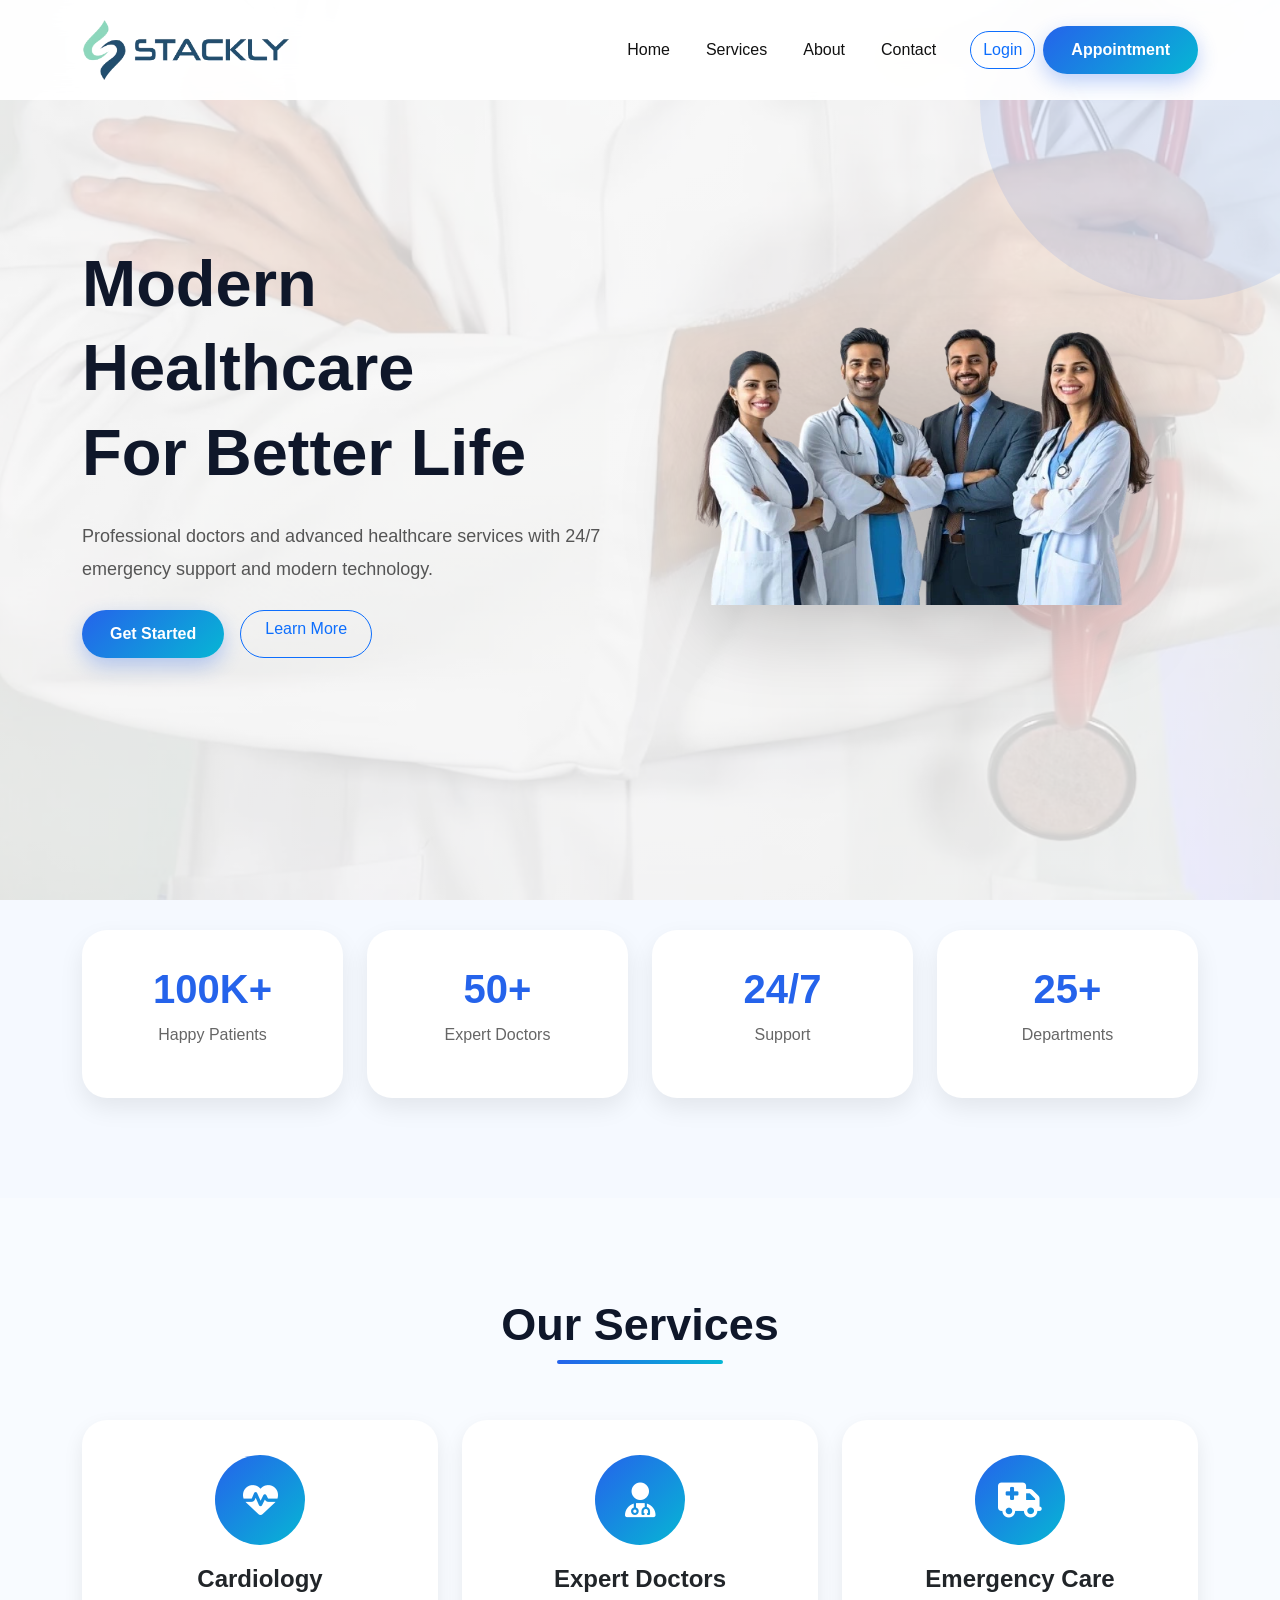
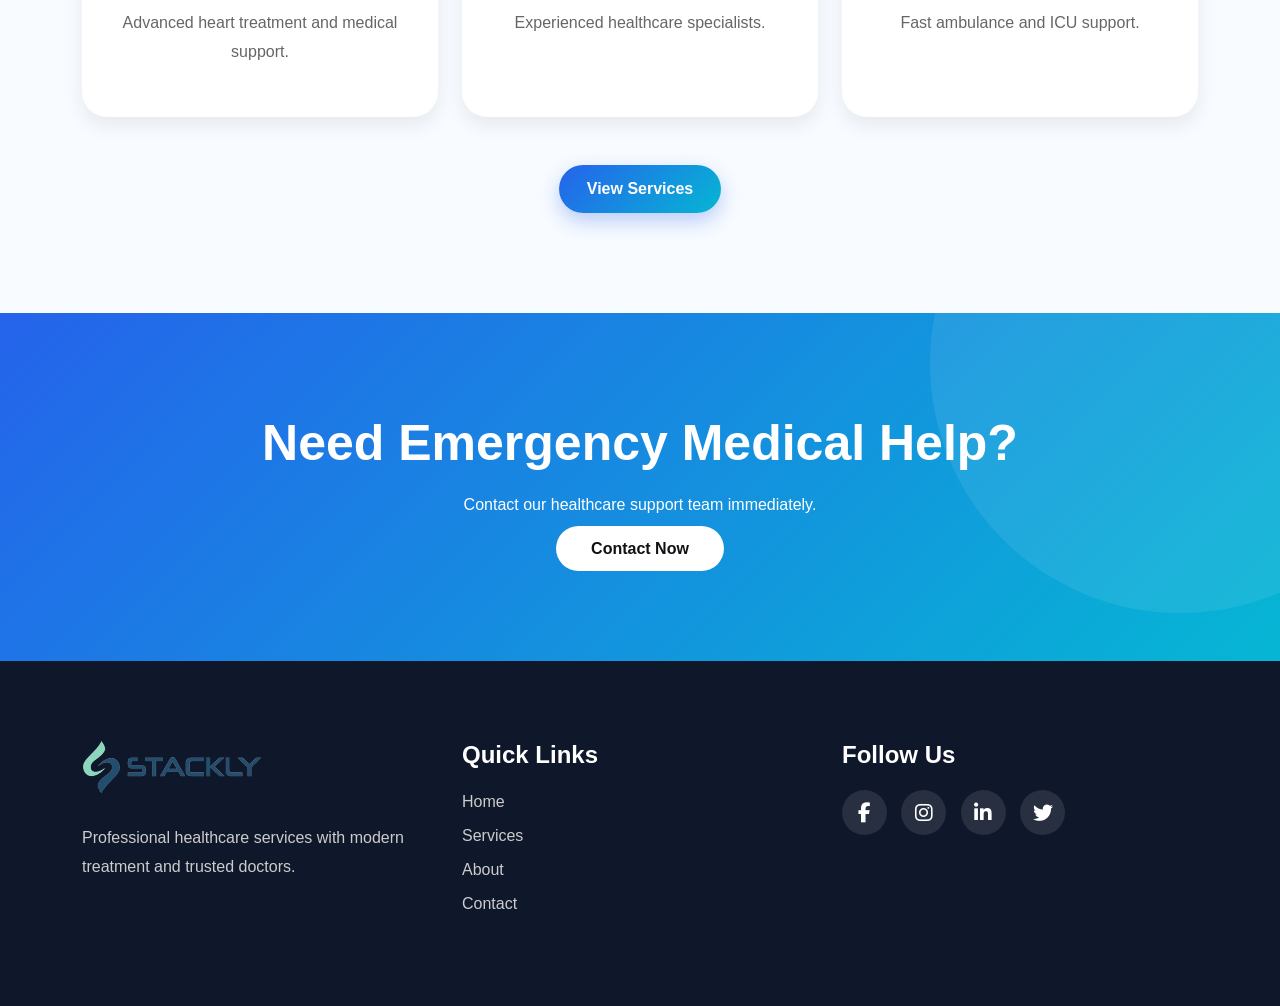
<file: index.html>
<!DOCTYPE html>
<html lang="en">

<head>
    <meta charset="UTF-8">
    <meta name="viewport" content="width=device-width, initial-scale=1.0">
    <title>Stackly Healthcare</title>

    <link href="https://cdn.jsdelivr.net/npm/bootstrap@5.3.3/dist/css/bootstrap.min.css" rel="stylesheet">

    <link rel="stylesheet"
        href="https://cdnjs.cloudflare.com/ajax/libs/font-awesome/6.5.1/css/all.min.css">

    <link rel="stylesheet" href="style.css">
</head>

<body>

    <!-- Navbar -->

    <nav class="navbar navbar-expand-lg fixed-top">

        <div class="container">

            <a class="navbar-brand" href="index.html">
                <img src="./logo-stackly (1).webp"
                    alt="Stackly Logo"
                    class="logo-img">
            </a>

            <button class="navbar-toggler"
                type="button"
                data-bs-toggle="collapse"
                data-bs-target="#navbarNav">

                <span class="navbar-toggler-icon"></span>

            </button>

            <div class="collapse navbar-collapse" id="navbarNav">

                <ul class="navbar-nav ms-auto">

                    <li class="nav-item">
                        <a class="nav-link" href="index.html">Home</a>
                    </li>

                    <li class="nav-item">
                        <a class="nav-link" href="services.html">Services</a>
                    </li>

                    <li class="nav-item">
                        <a class="nav-link" href="about.html">About</a>
                    </li>

                    <li class="nav-item">
                        <a class="nav-link" href="contact.html">Contact</a>
                    </li>

                </ul>

                <a href="404.html"
                    class="btn btn-outline-primary rounded-pill ms-3 me-2">
                    Login
                </a>

                <a href="404.html"
                    class="btn-main text-decoration-none">
                    Appointment
                </a>

            </div>

        </div>

    </nav>

    <!-- Hero -->

    <section class="hero">

        <div class="container">

            <div class="row align-items-center">

                <div class="col-lg-6 hero-text">

                    <h1>
                        Modern Healthcare <br>
                        For Better Life
                    </h1>

                    <p>
                        Professional doctors and advanced healthcare services
                        with 24/7 emergency support and modern technology.
                    </p>

                    <div class="d-flex gap-3 flex-wrap">

                        <a href="404.html"
                            class="btn-main text-decoration-none">
                            Get Started
                        </a>

                        <a href="404.html"
                            class="btn btn-outline-primary rounded-pill px-4">
                            Learn More
                        </a>

                    </div>

                </div>

                <div class="col-lg-6 hero-img text-center">

                    <img src="./doctor.webp"
                        alt="Doctor">

                </div>

            </div>

        </div>

    </section>

    <!-- Stats -->

    <section class="stats">

        <div class="container">

            <div class="row g-4">

                <div class="col-md-3">
                    <div class="stat-card">
                        <h2>100K+</h2>
                        <p>Happy Patients</p>
                    </div>
                </div>

                <div class="col-md-3">
                    <div class="stat-card">
                        <h2>50+</h2>
                        <p>Expert Doctors</p>
                    </div>
                </div>

                <div class="col-md-3">
                    <div class="stat-card">
                        <h2>24/7</h2>
                        <p>Support</p>
                    </div>
                </div>

                <div class="col-md-3">
                    <div class="stat-card">
                        <h2>25+</h2>
                        <p>Departments</p>
                    </div>
                </div>

            </div>

        </div>

    </section>

    <!-- Services -->

    <section class="services">

        <div class="container">

            <div class="section-title">
                <h2>Our Services</h2>
            </div>

            <div class="row g-4">

                <div class="col-lg-4">
                    <div class="service-card">

                        <i class="fa-solid fa-heart-pulse"></i>

                        <h4>Cardiology</h4>

                        <p>
                            Advanced heart treatment and medical support.
                        </p>

                    </div>
                </div>

                <div class="col-lg-4">
                    <div class="service-card">

                        <i class="fa-solid fa-user-doctor"></i>

                        <h4>Expert Doctors</h4>

                        <p>
                            Experienced healthcare specialists.
                        </p>

                    </div>
                </div>

                <div class="col-lg-4">
                    <div class="service-card">

                        <i class="fa-solid fa-truck-medical"></i>

                        <h4>Emergency Care</h4>

                        <p>
                            Fast ambulance and ICU support.
                        </p>

                    </div>
                </div>

            </div>

            <div class="text-center mt-5">

                <a href="services.html"
                    class="btn-main text-decoration-none">
                    View Services
                </a>

            </div>

        </div>

    </section>

    <!-- CTA -->

    <section class="cta">

        <div class="container">

            <h2>
                Need Emergency Medical Help?
            </h2>

            <p>
                Contact our healthcare support team immediately.
            </p>

            <a href="404.html"
                class="btn-light-custom text-decoration-none">
                Contact Now
            </a>

        </div>

    </section>

    <!-- Footer -->

    <footer>

        <div class="container">

            <div class="row">

                <div class="col-lg-4">

                      <a href="index.html">
    <img src="./logo-stackly (1).webp"
         alt="Stackly Logo"
         width="180">
</a>

                    <p class="mt-3">
                        Professional healthcare services with modern treatment and trusted doctors.
                    </p>

                </div>

                <div class="col-lg-4">

                    <h4>Quick Links</h4>

                    <a href="index.html">Home</a>
                    <a href="services.html">Services</a>
                    <a href="about.html">About</a>
                    <a href="contact.html">Contact</a>

                </div>

                <div class="col-lg-4">

                    <h4>Follow Us</h4>

                    <div class="social-icons">

                        <i class="fab fa-facebook-f"></i>
                        <i class="fab fa-instagram"></i>
                        <i class="fab fa-linkedin-in"></i>
                        <i class="fab fa-twitter"></i>

                    </div>

                </div>

            </div>

        </div>

    </footer>

    <script src="https://cdn.jsdelivr.net/npm/bootstrap@5.3.3/dist/js/bootstrap.bundle.min.js"></script>

    <script src="main.js"></script>

</body>

</html>
</file>
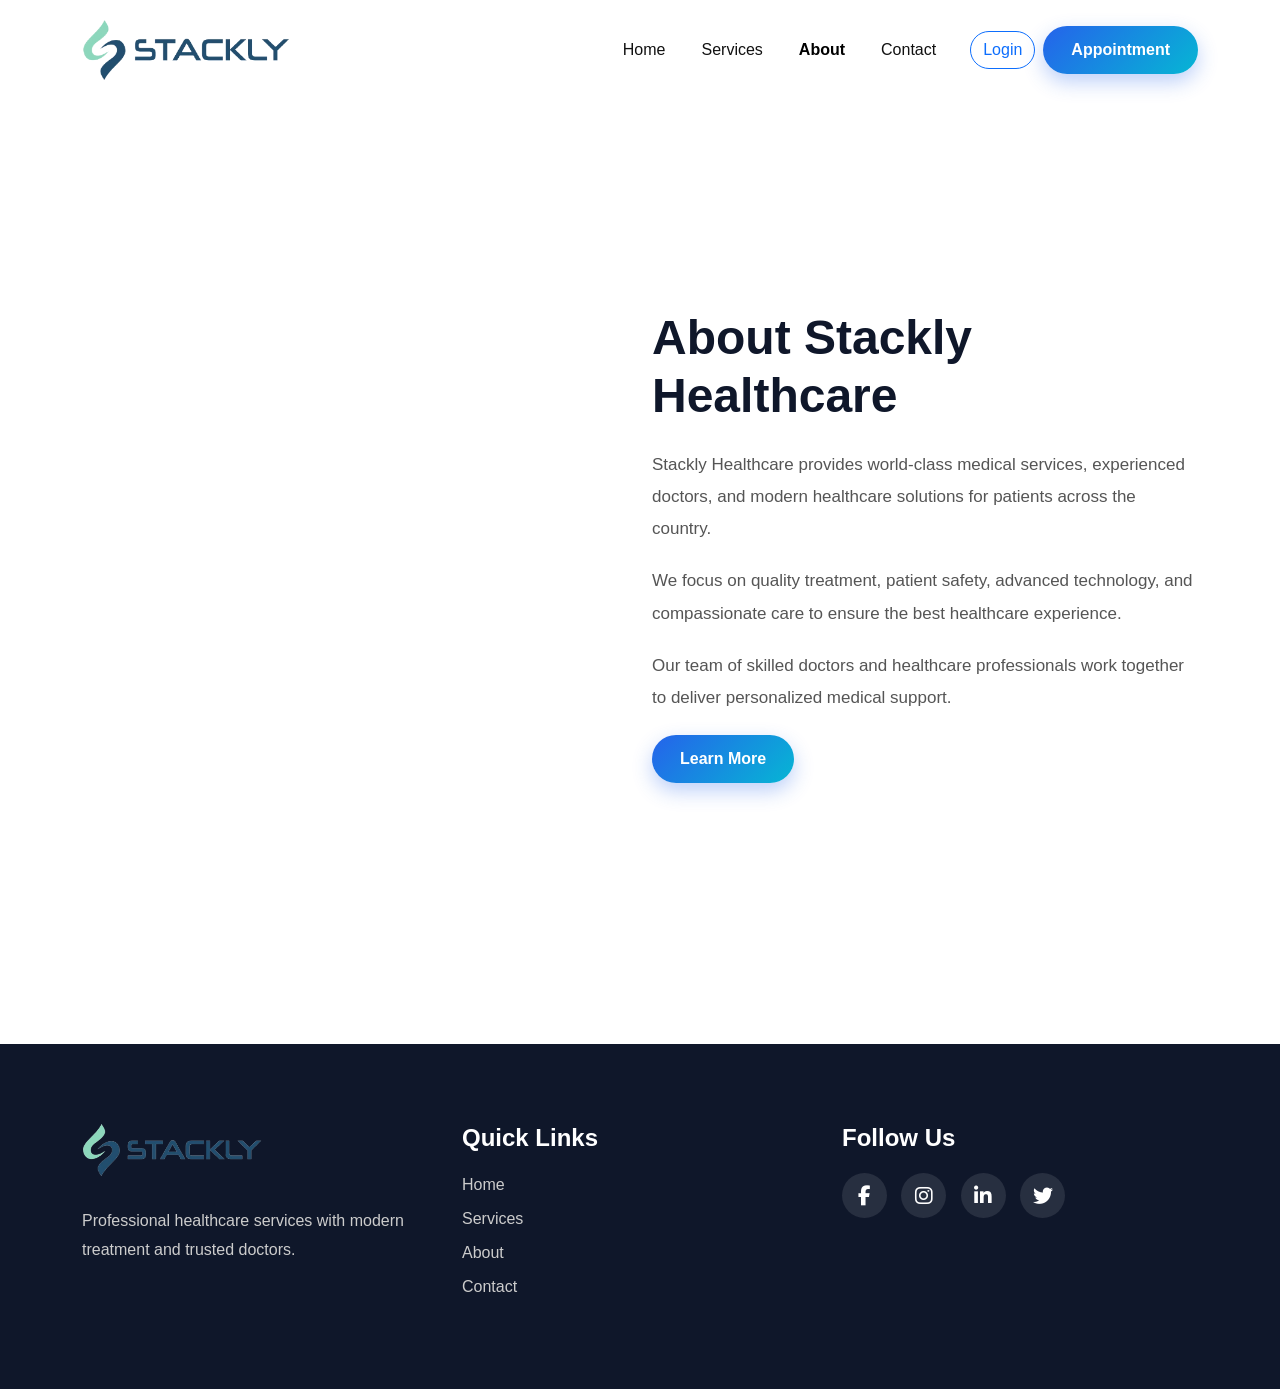
<file: about.html>
<!DOCTYPE html>
<html lang="en">

<head>
    <meta charset="UTF-8">
    <meta name="viewport" content="width=device-width, initial-scale=1.0">
    <title>About - Stackly Healthcare</title>

    <link href="https://cdn.jsdelivr.net/npm/bootstrap@5.3.3/dist/css/bootstrap.min.css" rel="stylesheet">

    <link rel="stylesheet"
        href="https://cdnjs.cloudflare.com/ajax/libs/font-awesome/6.5.1/css/all.min.css">

    <link rel="stylesheet" href="style.css">
</head>

<body>

    <!-- Navbar -->

    <nav class="navbar navbar-expand-lg fixed-top">

        <div class="container">

            <a class="navbar-brand" href="index.html">
                <img src="./logo-stackly (1).webp"
                    alt="Stackly Logo"
                    class="logo-img">
            </a>

            <button class="navbar-toggler"
                type="button"
                data-bs-toggle="collapse"
                data-bs-target="#navbarNav">

                <span class="navbar-toggler-icon"></span>

            </button>

            <div class="collapse navbar-collapse" id="navbarNav">

                <ul class="navbar-nav ms-auto">

                    <li class="nav-item">
                        <a class="nav-link" href="index.html">Home</a>
                    </li>

                    <li class="nav-item">
                        <a class="nav-link" href="services.html">Services</a>
                    </li>

                    <li class="nav-item">
                        <a class="nav-link active" href="about.html">About</a>
                    </li>

                    <li class="nav-item">
                        <a class="nav-link" href="contact.html">Contact</a>
                    </li>

                </ul>

                <a href="404.html"
                    class="btn btn-outline-primary rounded-pill ms-3 me-2">
                    Login
                </a>

                <a href="404.html"
                    class="btn-main text-decoration-none">
                    Appointment
                </a>

            </div>

        </div>

    </nav>

    <!-- About Section -->

    <section class="about py-5 mt-5">

        <div class="container">

            <div class="row align-items-center min-vh-100">

                <div class="col-lg-6">

                    

                </div>

                <div class="col-lg-6">

                    <h2 class="mb-4">
                        About Stackly Healthcare
                    </h2>

                    <p>
                        Stackly Healthcare provides world-class medical services,
                        experienced doctors, and modern healthcare solutions for
                        patients across the country.
                    </p>

                    <p>
                        We focus on quality treatment, patient safety,
                        advanced technology, and compassionate care to ensure
                        the best healthcare experience.
                    </p>

                    <p>
                        Our team of skilled doctors and healthcare professionals
                        work together to deliver personalized medical support.
                    </p>

                    <a href="404.html"
                        class="btn-main text-decoration-none">
                        Learn More
                    </a>

                </div>

            </div>

        </div>

    </section>

    <!-- Footer -->

    <footer>

        <div class="container">

            <div class="row g-4">

                <div class="col-lg-4">

                    <img src="./logo-stackly (1).webp"
                        alt="Stackly Logo"
                        width="180">

                    <p class="mt-3">
                        Professional healthcare services with modern treatment
                        and trusted doctors.
                    </p>

                </div>

                <div class="col-lg-4">

                    <h4>Quick Links</h4>

                    <a href="index.html">Home</a>
                    <a href="services.html">Services</a>
                    <a href="about.html">About</a>
                    <a href="contact.html">Contact</a>

                </div>

                <div class="col-lg-4">

                    <h4>Follow Us</h4>

                    <div class="social-icons">

                        <i class="fab fa-facebook-f"></i>
                        <i class="fab fa-instagram"></i>
                        <i class="fab fa-linkedin-in"></i>
                        <i class="fab fa-twitter"></i>

                    </div>

                </div>

            </div>

        </div>

    </footer>

    <script src="https://cdn.jsdelivr.net/npm/bootstrap@5.3.3/dist/js/bootstrap.bundle.min.js"></script>

    <script src="main.js"></script>

</body>

</html>
</file>
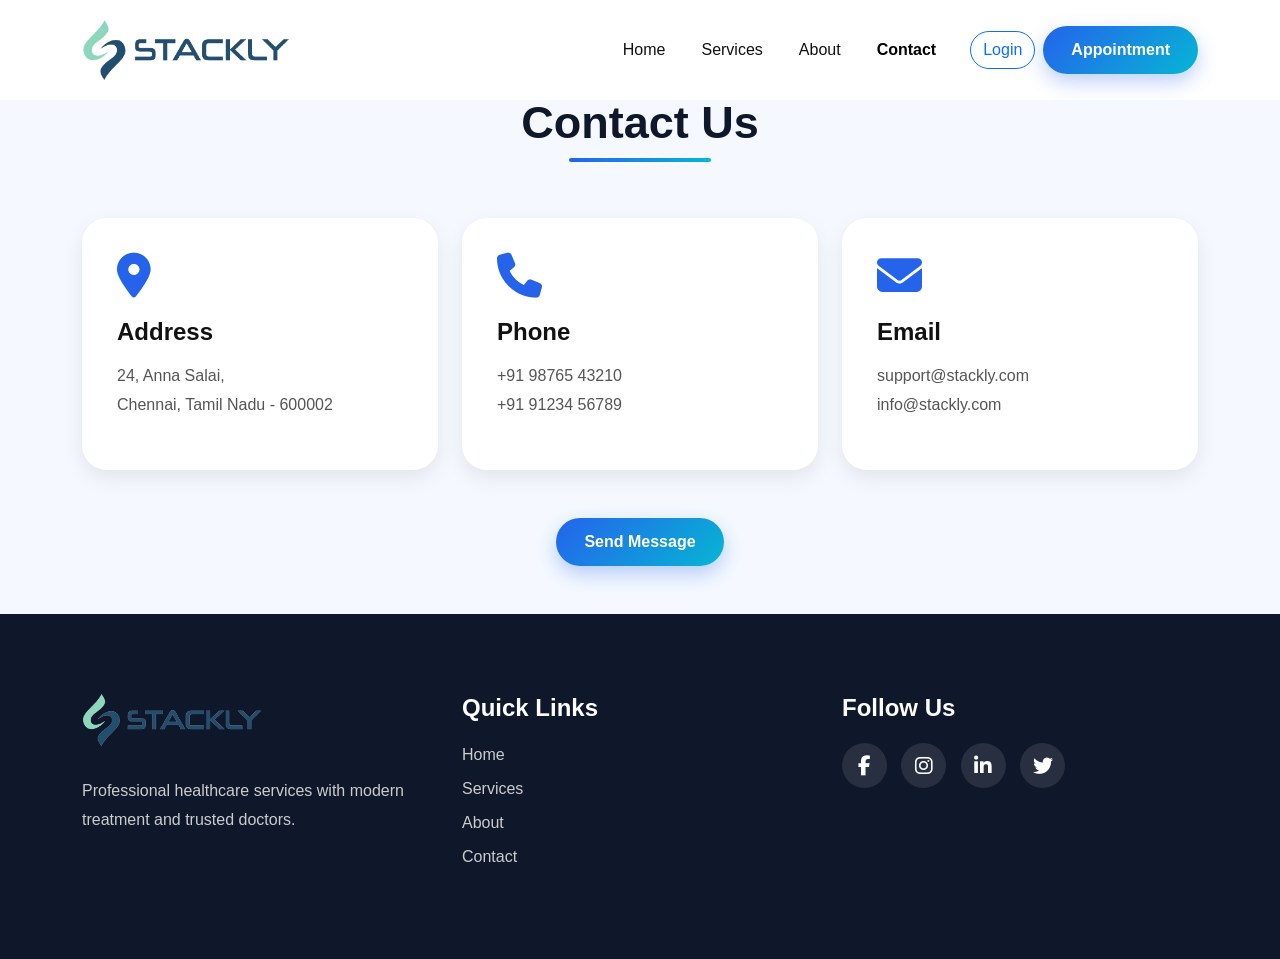
<file: contact.html>
<!DOCTYPE html>
<html lang="en">

<head>
    <meta charset="UTF-8">
    <meta name="viewport" content="width=device-width, initial-scale=1.0">
    <title>Contact - Stackly Healthcare</title>

    <link href="https://cdn.jsdelivr.net/npm/bootstrap@5.3.3/dist/css/bootstrap.min.css" rel="stylesheet">

    <link rel="stylesheet"
        href="https://cdnjs.cloudflare.com/ajax/libs/font-awesome/6.5.1/css/all.min.css">

    <link rel="stylesheet" href="style.css">
</head>

<body>

    <!-- Navbar -->

    <nav class="navbar navbar-expand-lg fixed-top">

        <div class="container">

            <a class="navbar-brand" href="index.html">
                <img src="./logo-stackly (1).webp"
                    alt="Stackly Logo"
                    class="logo-img">
            </a>

            <button class="navbar-toggler"
                type="button"
                data-bs-toggle="collapse"
                data-bs-target="#navbarNav">

                <span class="navbar-toggler-icon"></span>

            </button>

            <div class="collapse navbar-collapse" id="navbarNav">

                <ul class="navbar-nav ms-auto">

                    <li class="nav-item">
                        <a class="nav-link" href="index.html">Home</a>
                    </li>

                    <li class="nav-item">
                        <a class="nav-link" href="services.html">Services</a>
                    </li>

                    <li class="nav-item">
                        <a class="nav-link" href="about.html">About</a>
                    </li>

                    <li class="nav-item">
                        <a class="nav-link active" href="contact.html">Contact</a>
                    </li>

                </ul>

                <a href="404.html"
                    class="btn btn-outline-primary rounded-pill ms-3 me-2">
                    Login
                </a>

                <a href="404.html"
                    class="btn-main text-decoration-none">
                    Appointment
                </a>

            </div>

        </div>

    </nav>

    <!-- Contact Section -->

    <section class="py-5 mt-5">

        <div class="container">

            <div class="section-title">
                <h2>Contact Us</h2>
            </div>

            <div class="row g-4">

                <div class="col-lg-4">

                    <div class="contact-box">

                        <i class="fa-solid fa-location-dot"></i>

                        <h5>Address</h5>

                        <p>
                            24, Anna Salai,<br>
                            Chennai, Tamil Nadu - 600002
                        </p>

                    </div>

                </div>

                <div class="col-lg-4">

                    <div class="contact-box">

                        <i class="fa-solid fa-phone"></i>

                        <h5>Phone</h5>

                        <p>
                            +91 98765 43210 <br>
                            +91 91234 56789
                        </p>

                    </div>

                </div>

                <div class="col-lg-4">

                    <div class="contact-box">

                        <i class="fa-solid fa-envelope"></i>

                        <h5>Email</h5>

                        <p>
                            support@stackly.com <br>
                            info@stackly.com
                        </p>

                    </div>

                </div>

            </div>

            <div class="text-center mt-5">

                <a href="404.html"
                    class="btn-main text-decoration-none">
                    Send Message
                </a>

            </div>

        </div>

    </section>

    <!-- Footer -->

    <footer>

        <div class="container">

            <div class="row g-4">

                <div class="col-lg-4">

                    <img src="./logo-stackly (1).webp"
                        alt="Stackly Logo"
                        width="180">

                    <p class="mt-3">
                        Professional healthcare services with modern treatment
                        and trusted doctors.
                    </p>

                </div>

                <div class="col-lg-4">

                    <h4>Quick Links</h4>

                    <a href="index.html">Home</a>
                    <a href="services.html">Services</a>
                    <a href="about.html">About</a>
                    <a href="contact.html">Contact</a>

                </div>

                <div class="col-lg-4">

                    <h4>Follow Us</h4>

                    <div class="social-icons">

                        <i class="fab fa-facebook-f"></i>
                        <i class="fab fa-instagram"></i>
                        <i class="fab fa-linkedin-in"></i>
                        <i class="fab fa-twitter"></i>

                    </div>

                </div>

            </div>

        </div>

    </footer>

    <script src="https://cdn.jsdelivr.net/npm/bootstrap@5.3.3/dist/js/bootstrap.bundle.min.js"></script>

    <script src="main.js"></script>

</body>

</html>
</file>
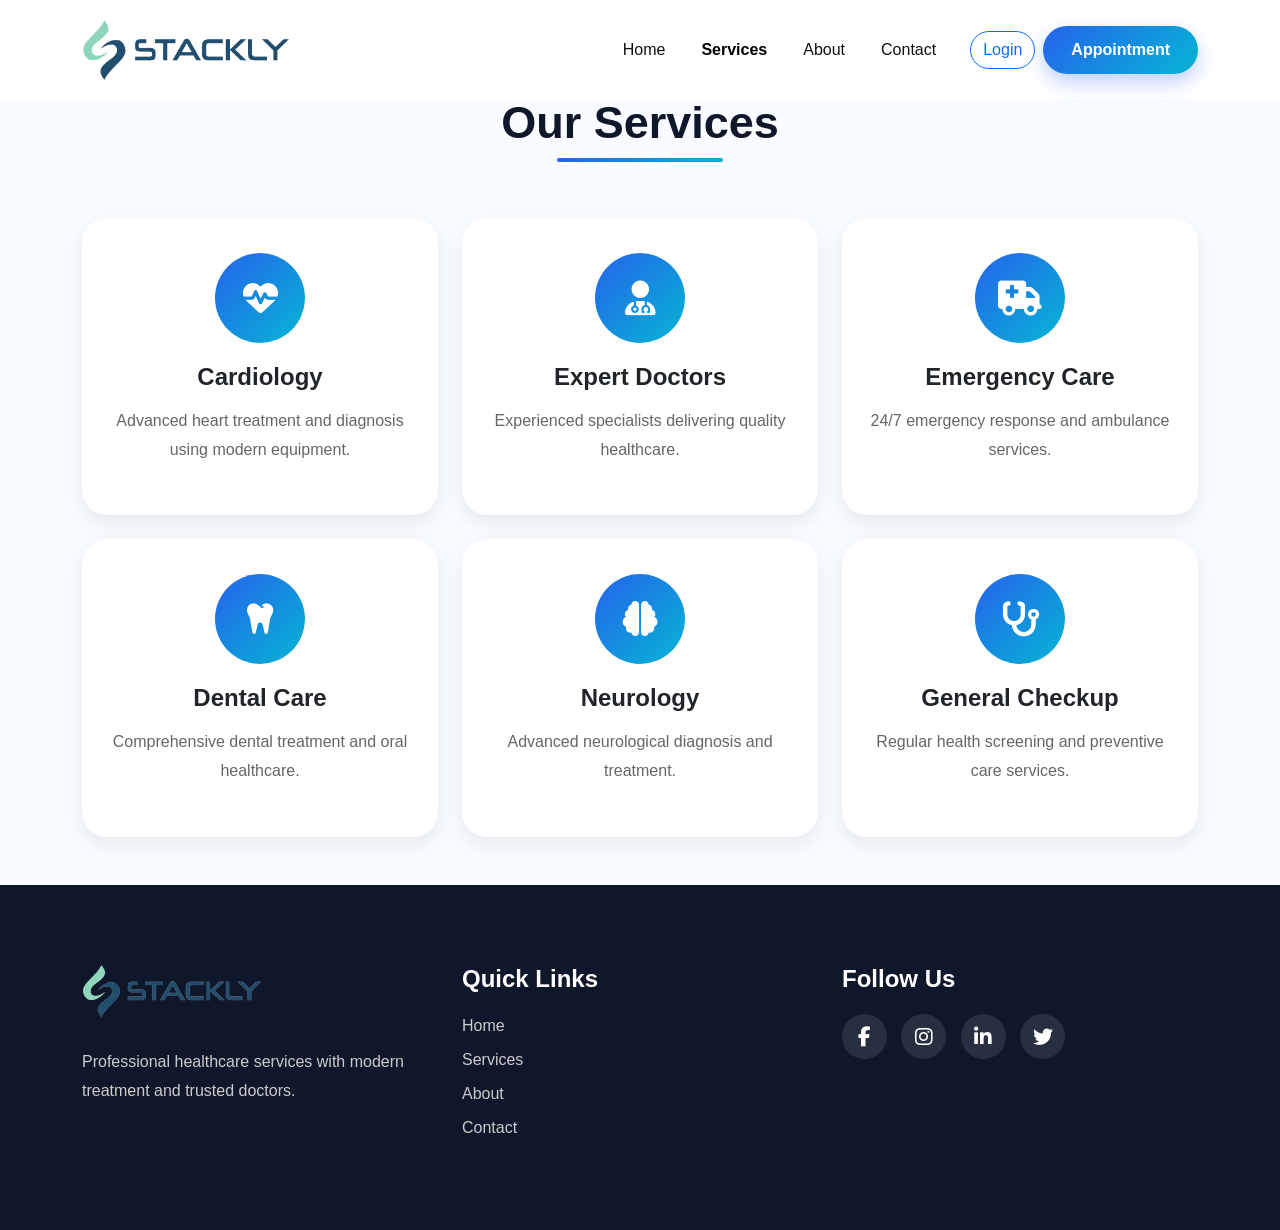
<file: services.html>
<!DOCTYPE html>
<html lang="en">

<head>
    <meta charset="UTF-8">
    <meta name="viewport" content="width=device-width, initial-scale=1.0">
    <title>Services - Stackly Healthcare</title>

    <link href="https://cdn.jsdelivr.net/npm/bootstrap@5.3.3/dist/css/bootstrap.min.css" rel="stylesheet">

    <link rel="stylesheet"
        href="https://cdnjs.cloudflare.com/ajax/libs/font-awesome/6.5.1/css/all.min.css">

    <link rel="stylesheet" href="style.css">
</head>

<body>

    <!-- Navbar -->

    <nav class="navbar navbar-expand-lg fixed-top">

        <div class="container">

            <a class="navbar-brand" href="index.html">
                <img src="./logo-stackly (1).webp"
                    alt="Stackly Logo"
                    class="logo-img">
            </a>

            <button class="navbar-toggler"
                type="button"
                data-bs-toggle="collapse"
                data-bs-target="#navbarNav">

                <span class="navbar-toggler-icon"></span>

            </button>

            <div class="collapse navbar-collapse" id="navbarNav">

                <ul class="navbar-nav ms-auto">

                    <li class="nav-item">
                        <a class="nav-link" href="index.html">Home</a>
                    </li>

                    <li class="nav-item">
                        <a class="nav-link active" href="services.html">Services</a>
                    </li>

                    <li class="nav-item">
                        <a class="nav-link" href="about.html">About</a>
                    </li>

                    <li class="nav-item">
                        <a class="nav-link" href="contact.html">Contact</a>
                    </li>

                </ul>

                <a href="404.html"
                    class="btn btn-outline-primary rounded-pill ms-3 me-2">
                    Login
                </a>

                <a href="404.html"
                    class="btn-main text-decoration-none">
                    Appointment
                </a>

            </div>

        </div>

    </nav>

    <!-- Services -->

    <section class="services py-5 mt-5">

        <div class="container">

            <div class="section-title">
                <h2>Our Services</h2>
            </div>

            <div class="row g-4">

                <div class="col-lg-4 col-md-6">

                    <div class="service-card">

                        <i class="fa-solid fa-heart-pulse"></i>

                        <h4>Cardiology</h4>

                        <p>
                            Advanced heart treatment and diagnosis using modern equipment.
                        </p>

                    </div>

                </div>

                <div class="col-lg-4 col-md-6">

                    <div class="service-card">

                        <i class="fa-solid fa-user-doctor"></i>

                        <h4>Expert Doctors</h4>

                        <p>
                            Experienced specialists delivering quality healthcare.
                        </p>

                    </div>

                </div>

                <div class="col-lg-4 col-md-6">

                    <div class="service-card">

                        <i class="fa-solid fa-truck-medical"></i>

                        <h4>Emergency Care</h4>

                        <p>
                            24/7 emergency response and ambulance services.
                        </p>

                    </div>

                </div>

                <div class="col-lg-4 col-md-6">

                    <div class="service-card">

                        <i class="fa-solid fa-tooth"></i>

                        <h4>Dental Care</h4>

                        <p>
                            Comprehensive dental treatment and oral healthcare.
                        </p>

                    </div>

                </div>

                <div class="col-lg-4 col-md-6">

                    <div class="service-card">

                        <i class="fa-solid fa-brain"></i>

                        <h4>Neurology</h4>

                        <p>
                            Advanced neurological diagnosis and treatment.
                        </p>

                    </div>

                </div>

                <div class="col-lg-4 col-md-6">

                    <div class="service-card">

                        <i class="fa-solid fa-stethoscope"></i>

                        <h4>General Checkup</h4>

                        <p>
                            Regular health screening and preventive care services.
                        </p>

                    </div>

                </div>

            </div>

        </div>

    </section>

    <!-- Footer -->

    <footer>

        <div class="container">

            <div class="row g-4">

                <div class="col-lg-4">

                    <img src="./logo-stackly (1).webp"
                        alt="Stackly Logo"
                        width="180">

                    <p class="mt-3">
                        Professional healthcare services with modern treatment
                        and trusted doctors.
                    </p>

                </div>

                <div class="col-lg-4">

                    <h4>Quick Links</h4>

                    <a href="index.html">Home</a>
                    <a href="services.html">Services</a>
                    <a href="about.html">About</a>
                    <a href="contact.html">Contact</a>

                </div>

                <div class="col-lg-4">

                    <h4>Follow Us</h4>

                    <div class="social-icons">

                        <i class="fab fa-facebook-f"></i>
                        <i class="fab fa-instagram"></i>
                        <i class="fab fa-linkedin-in"></i>
                        <i class="fab fa-twitter"></i>

                    </div>

                </div>

            </div>

        </div>

    </footer>

    <script src="https://cdn.jsdelivr.net/npm/bootstrap@5.3.3/dist/js/bootstrap.bundle.min.js"></script>

    <script src="main.js"></script>

</body>

</html>
</file>
<file: style.css>
*{
    margin:0;
    padding:0;
    box-sizing:border-box;
    font-family:Arial, sans-serif;
}

body{
    background:#f5f9ff;
    overflow-x:hidden;
}

:root{
    --primary:#2563eb;
    --secondary:#06b6d4;
    --dark:#0f172a;
}

/* Navbar */

.navbar{
    background:rgba(123, 163, 203, 0.9);
    backdrop-filter:blur(10px);
    padding:15px 0;
    transition:0.4s;
    z-index:999;
}

.navbar-brand{
    font-size:30px;
    font-weight:bold;
    color:var(--primary);
}

.nav-link{
    color:#111;
    margin:0 10px;
    font-weight:500;
    position:relative;
}

.nav-link::after{
    content:"";
    width:0;
    height:2px;
    background:var(--primary);
    position:absolute;
    left:0;
    bottom:-5px;
    transition:0.4s;
}

.nav-link:hover::after{
    width:100%;
}

.nav-link:hover{
    color:var(--primary);
}

.btn-main{
    background:linear-gradient(135deg,var(--primary),var(--secondary));
    color:#fff;
    border:none;
    padding:12px 28px;
    border-radius:50px;
    font-weight:600;
    transition:0.4s;
    box-shadow:0 8px 20px rgba(37,99,235,0.3);
}

.btn-main:hover{
    transform:translateY(-4px) scale(1.03);
}

/* Hero */

.hero{
    min-height:100vh;
    display:flex;
    align-items:center;
    background:
    linear-gradient(rgba(255,255,255,0.8),rgba(255,255,255,0.8)),
    url('./background.webp');
    background-size:cover;
    background-position:center;
    padding-top:100px;
    position:relative;
}

.hero::before{
    content:"";
    position:absolute;
    width:400px;
    height:400px;
    background:rgba(37,99,235,0.1);
    border-radius:50%;
    top:-100px;
    right:-100px;
}

.hero-text{
    position:relative;
    z-index:2;
}

.hero-text h1{
    font-size:65px;
    font-weight:bold;
    color:var(--dark);
    line-height:1.3;
}

.hero-text p{
    margin:25px 0;
    font-size:18px;
    color:#555;
    line-height:1.8;
}

.hero-img{
    display:flex;
    justify-content:center;
    align-items:center;
}

.hero-img img{
    width:500px;
    height:auto;
    animation:float 4s ease-in-out infinite;
    filter:drop-shadow(0 20px 40px rgba(0,0,0,0.2));
}

@keyframes float{
    0%{
        transform:translateY(0);
    }

    50%{
        transform:translateY(-20px);
    }

    100%{
        transform:translateY(0);
    }
}

/* Stats */

.stats{
    margin-top:-70px;
    position:relative;
    z-index:5;
}

.stat-card{
    background:#fff;
    padding:35px;
    border-radius:25px;
    text-align:center;
    box-shadow:0 10px 25px rgba(0,0,0,0.08);
    transition:0.4s;
}

.stat-card:hover{
    transform:translateY(-10px);
}

.stat-card h2{
    color:var(--primary);
    font-size:40px;
    font-weight:bold;
}

.stat-card p{
    color:#666;
    margin-top:10px;
}

/* Sections */

section{
    padding:100px 0;
}

.section-title{
    text-align:center;
    margin-bottom:60px;
}

.section-title h2{
    font-size:50px;
    font-weight:bold;
    color:var(--dark);
    position:relative;
    display:inline-block;
}

.section-title h2::after{
    content:"";
    width:60%;
    height:4px;
    background:linear-gradient(to right,var(--primary),var(--secondary));
    position:absolute;
    left:20%;
    bottom:-12px;
    border-radius:10px;
}

/* Services */

.service-card{
    background:#fff;
    padding:40px 30px;
    border-radius:25px;
    text-align:center;
    transition:0.4s;
    height:100%;
    box-shadow:0 8px 20px rgba(0,0,0,0.06);
    position:relative;
    overflow:hidden;
}

.service-card::before{
    content:"";
    position:absolute;
    width:100%;
    height:0;
    background:linear-gradient(135deg,var(--primary),var(--secondary));
    left:0;
    bottom:0;
    transition:0.4s;
    z-index:0;
}

.service-card:hover::before{
    height:100%;
}

.service-card:hover{
    transform:translateY(-10px);
}

.service-card *{
    position:relative;
    z-index:2;
}

.service-card:hover h4,
.service-card:hover p{
    color:#fff;
}

.service-card i{
    width:90px;
    height:90px;
    line-height:90px;
    border-radius:50%;
    background:linear-gradient(135deg,var(--primary),var(--secondary));
    color:#fff;
    font-size:35px;
    margin-bottom:20px;
}

.service-card p{
    color:#666;
    line-height:1.8;
}

/* About */

.about{
    background:#fff;
}

.about img{
    width:100%;
    border-radius:30px;
    box-shadow:0 15px 35px rgba(0,0,0,0.1);
}

.about-content h2{
    font-size:50px;
    font-weight:bold;
    margin-bottom:20px;
    color:var(--dark);
}

.about-content p{
    color:#555;
    line-height:1.8;
    margin-bottom:20px;
}

/* Doctors */

.doctor-card{
    background:#fff;
    border-radius:25px;
    overflow:hidden;
    box-shadow:0 8px 20px rgba(0,0,0,0.06);
    transition:0.4s;
}

.doctor-card:hover{
    transform:translateY(-10px);
}

.doctor-card img{
    width:100%;
    height:350px;
    object-fit:cover;
}

.doctor-info{
    padding:25px;
    text-align:center;
}

.doctor-info h4{
    font-weight:bold;
    margin-bottom:10px;
}

.doctor-info p{
    color:#666;
}

/* CTA */

.cta{
    background:linear-gradient(135deg,var(--primary),var(--secondary));
    text-align:center;
    color:#fff;
    position:relative;
    overflow:hidden;
}

.cta::before{
    content:"";
    position:absolute;
    width:500px;
    height:500px;
    background:rgba(255,255,255,0.08);
    border-radius:50%;
    top:-200px;
    right:-150px;
}

.cta h2{
    font-size:50px;
    font-weight:bold;
    position:relative;
    z-index:2;
}

.cta p{
    margin:20px 0;
    position:relative;
    z-index:2;
}

.btn-light-custom{
    background:#fff;
    color:#111;
    border:none;
    padding:14px 35px;
    border-radius:50px;
    font-weight:bold;
    transition:0.4s;
    position:relative;
    z-index:2;
}

.btn-light-custom:hover{
    transform:translateY(-4px);
}

/* Contact Boxes */

.contact-info{
    margin-top:60px;
    position:relative;
    z-index:2;
}

.contact-box{
    background:rgba(255,255,255,0.12);
    padding:35px;
    border-radius:25px;
    backdrop-filter:blur(12px);
    transition:0.4s;
    height:100%;
}

.contact-box:hover{
    transform:translateY(-10px);
    background:rgba(255,255,255,0.2);
}

.contact-box i{
    font-size:40px;
    margin-bottom:20px;
}

.contact-box h5{
    font-size:24px;
    font-weight:bold;
    margin-bottom:15px;
}

.contact-box p{
    color:#f1f1f1;
    line-height:1.8;
}

/* Footer */

footer{
    background:#0f172a;
    color:#fff;
    padding:80px 0;
}

footer h4{
    margin-bottom:20px;
    font-weight:bold;
}

footer p{
    color:#ccc;
    line-height:1.8;
}

footer a{
    display:block;
    color:#ccc;
    margin-bottom:10px;
    text-decoration:none;
    transition:0.3s;
}

footer a:hover{
    color:#fff;
    transform:translateX(5px);
}

.social-icons i{
    width:45px;
    height:45px;
    line-height:45px;
    text-align:center;
    border-radius:50%;
    background:rgba(255,255,255,0.1);
    font-size:20px;
    margin-right:10px;
    cursor:pointer;
    transition:0.4s;
}

.social-icons i:hover{
    background:linear-gradient(135deg,var(--primary),var(--secondary));
    transform:translateY(-5px);
}

/* Responsive */

@media(max-width:991px){

    .hero{
        text-align:center;
    }

    .hero-text h1{
        font-size:40px;
    }

    .section-title h2{
        font-size:35px;
    }

    .about-content h2{
        font-size:35px;
        margin-top:30px;
    }

    .cta h2{
        font-size:35px;
    }

    .stats{
        margin-top:20px;
    }

}

/* =========================
   STACKLY IMPROVEMENTS
========================= */

/* Logo */

.logo-img{
    height:60px;
    width:auto;
    transition:0.3s;
}

.logo-img:hover{
    transform:scale(1.05);
}

/* Navbar */

.navbar{
    background:rgba(255,255,255,0.95);
    backdrop-filter:blur(15px);
    box-shadow:0 2px 15px rgba(0,0,0,0.05);
}

.nav-link.active{
    color:var(--primary);
    font-weight:700;
}

.navbar-toggler{
    border:none;
}

.navbar-toggler:focus{
    box-shadow:none;
}

/* =========================
   ABOUT PAGE
========================= */

.about{
    background:#fff;
}

.about h2{
    font-size:48px;
    font-weight:700;
    color:var(--dark);
    margin-bottom:20px;
}

.about p{
    color:#555;
    line-height:1.9;
    font-size:17px;
    margin-bottom:20px;
}

/* =========================
   SERVICES PAGE
========================= */

.services{
    background:#f8fbff;
}

.service-card{
    background:#fff;
    border-radius:25px;
    padding:35px 25px;
    text-align:center;
    box-shadow:0 8px 20px rgba(0,0,0,0.08);
    transition:0.4s;
    height:100%;
}

.service-card:hover{
    transform:translateY(-10px);
    box-shadow:0 15px 35px rgba(0,0,0,0.12);
}

.service-card i{
    width:90px;
    height:90px;
    line-height:90px;
    border-radius:50%;
    background:linear-gradient(135deg,#2563eb,#06b6d4);
    color:#fff;
    font-size:35px;
    margin-bottom:20px;
}

.service-card h4{
    font-size:24px;
    font-weight:700;
    margin-bottom:15px;
}

.service-card p{
    color:#666;
    line-height:1.8;
}


   CONTACT PAGE


.contact-box{
    background:#fff;
    padding:35px;
    border-radius:25px;
    text-align:center;
    box-shadow:0 10px 25px rgba(0,0,0,0.08);
    transition:0.4s;
    height:100%;
}

.contact-box:hover{
    transform:translateY(-10px);
}

.contact-box i{
    font-size:45px;
    color:#2563eb;
    margin-bottom:20px;
}

.contact-box h5{
    font-size:24px;
    font-weight:700;
    margin-bottom:15px;
}

.contact-box p{
    color:#666;
    line-height:1.8;
}

/* =========================
   PAGE BANNER
========================= */

.page-banner{
    background:linear-gradient(135deg,#2563eb,#06b6d4);
    color:#fff;
    text-align:center;
    padding:150px 20px 100px;
}

.page-banner h1{
    font-size:55px;
    font-weight:700;
}

.page-banner p{
    font-size:18px;
    margin-top:15px;
}

/* =========================
   SECTION TITLE
========================= */

.section-title{
    text-align:center;
    margin-bottom:60px;
}

.section-title h2{
    font-size:45px;
    font-weight:700;
    color:#0f172a;
}

.section-title p{
    color:#666;
    max-width:700px;
    margin:15px auto 0;
}

/* =========================
   RESPONSIVE
========================= */

@media(max-width:768px){

    .page-banner h1{
        font-size:38px;
    }

    .about h2{
        font-size:34px;
        margin-top:30px;
    }

    .section-title h2{
        font-size:32px;
    }

    .contact-box,
    .service-card{
        margin-bottom:20px;
    }
}



/* Buttons */

.btn-main{
    display:inline-block;
    text-decoration:none;
}

.btn-main:hover{
    color:#fff;
    transform:translateY(-4px);
    box-shadow:0 12px 25px rgba(37,99,235,0.4);
}

/* Cards */

.service-card h4{
    font-weight:700;
    margin-bottom:15px;
}

.service-card{
    cursor:pointer;
}

.service-card:hover{
    transform:translateY(-10px);
}

/* Contact */

.contact-box{
    background:#fff;
    color:#111;
    box-shadow:0 8px 20px rgba(0,0,0,0.08);
}

.contact-box p{
    color:#555;
}

.contact-box i{
    color:var(--primary);
}

/* Footer */

footer img{
    max-width:180px;
    margin-bottom:15px;
}

footer{
    margin-top:0;
}

/* Preview Sections */

.preview-section{
    text-align:center;
    padding:80px 0;
}

.preview-section h2{
    font-weight:700;
    margin-bottom:20px;
}

.preview-section p{
    max-width:700px;
    margin:auto;
    color:#666;
    margin-bottom:25px;
}

/* Responsive */

@media(max-width:991px){

    .navbar-collapse{
        background:#fff;
        padding:20px;
        border-radius:15px;
        margin-top:15px;
        box-shadow:0 5px 20px rgba(0,0,0,0.08);
    }

    .hero{
        text-align:center;
        padding-top:120px;
    }

    .hero-text h1{
        font-size:40px;
    }

   

    .section-title h2{
        font-size:35px;
    }

    .cta h2{
        font-size:35px;
    }

    .stats{
        margin-top:20px;
    }

    .btn-main{
        width:100%;
        text-align:center;
        margin-top:10px;
    }
}

/* Mobile */

@media(max-width:576px){

    .hero-text h1{
        font-size:32px;
    }

    .section-title h2{
        font-size:28px;
    }

    .stat-card{
        padding:25px;
    }

    .service-card{
        padding:30px 20px;
    }
}

/* =========================
   404 PAGE
========================= */

.error-page{
    height:100vh;
    display:flex;
    justify-content:center;
    align-items:center;
    text-align:center;
    background:linear-gradient(135deg,#2563eb,#06b6d4);
    padding:20px;
}

.error-content h1{
    font-size:180px;
    font-weight:900;
    color:#fff;
    margin:0;
    line-height:1;
    text-shadow:0 10px 25px rgba(0,0,0,0.2);
}

.error-content h3{
    color:#fff;
    font-size:40px;
    margin:15px 0;
}

.error-content p{
    color:#f8fafc;
    font-size:18px;
    margin-bottom:30px;
}

@media(max-width:768px){

    .error-content h1{
        font-size:100px;
    }

    .error-content h3{
        font-size:28px;
    }
}
</file>
